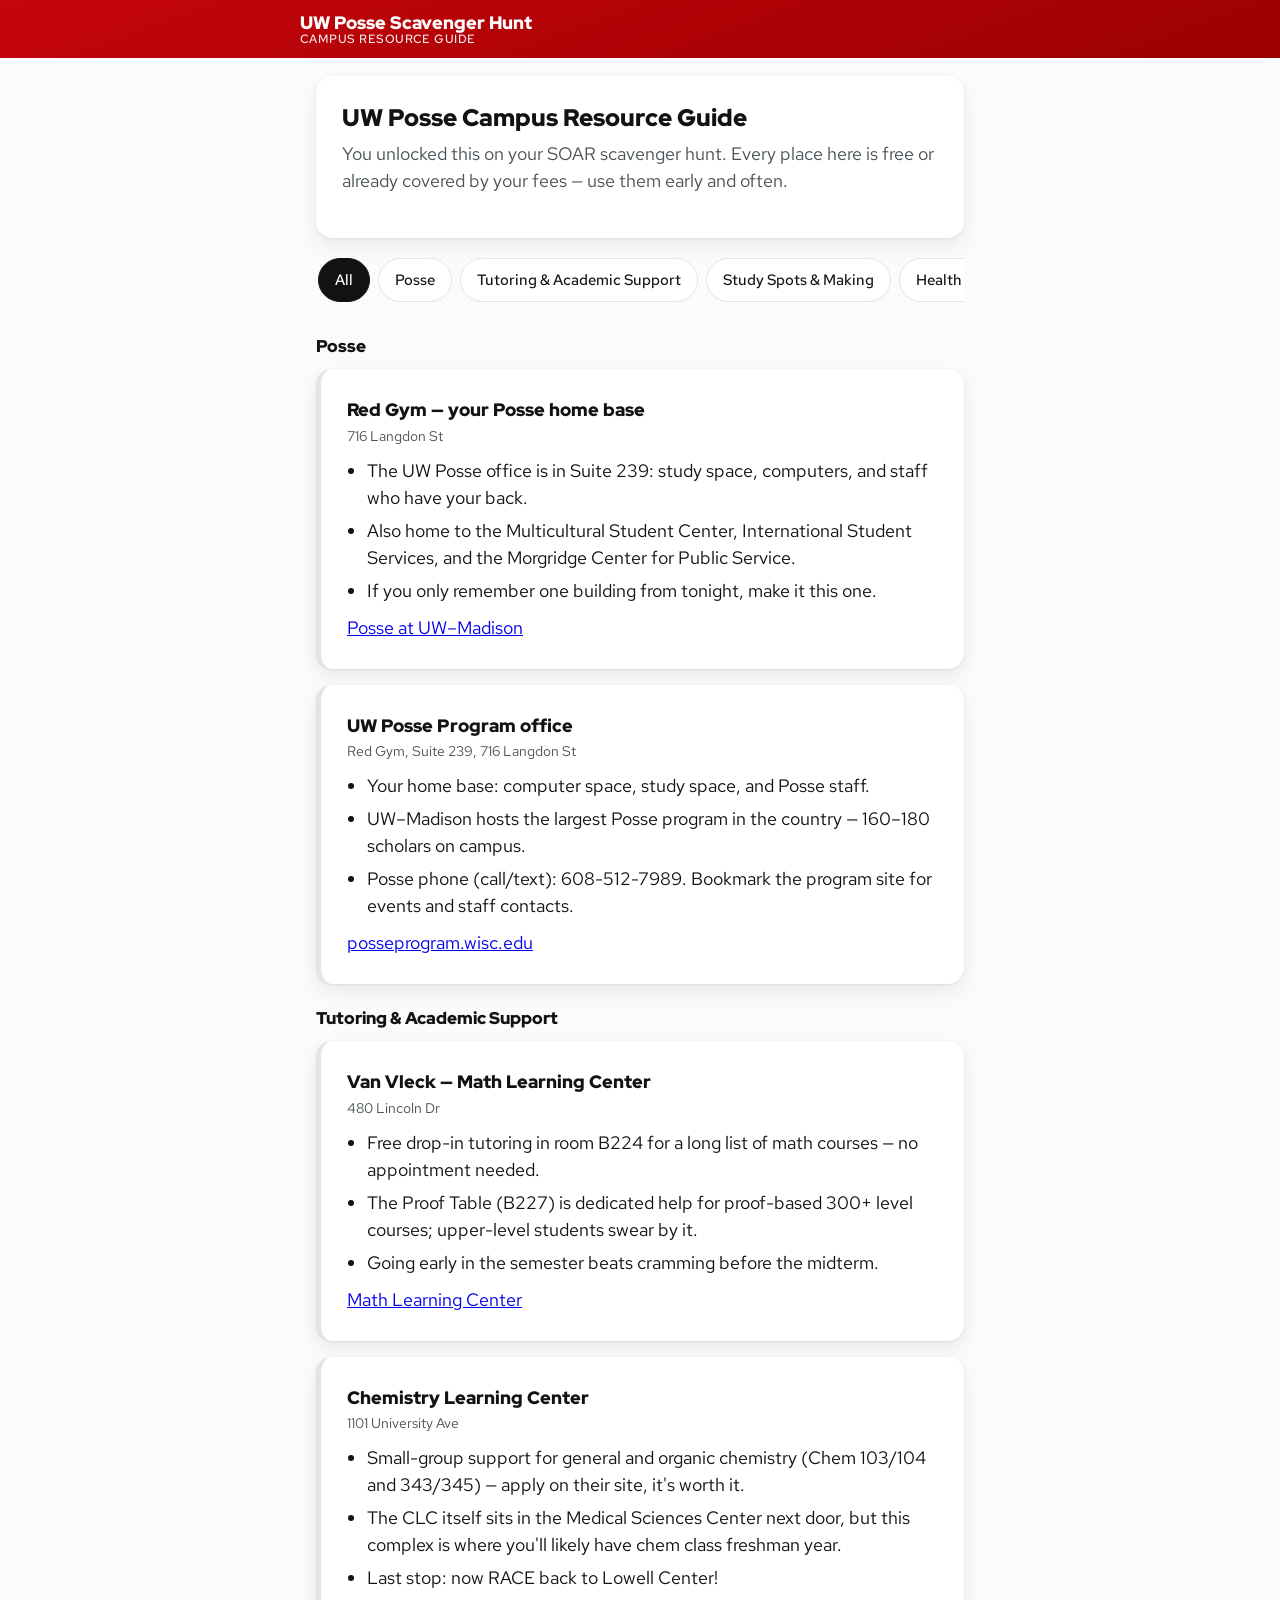
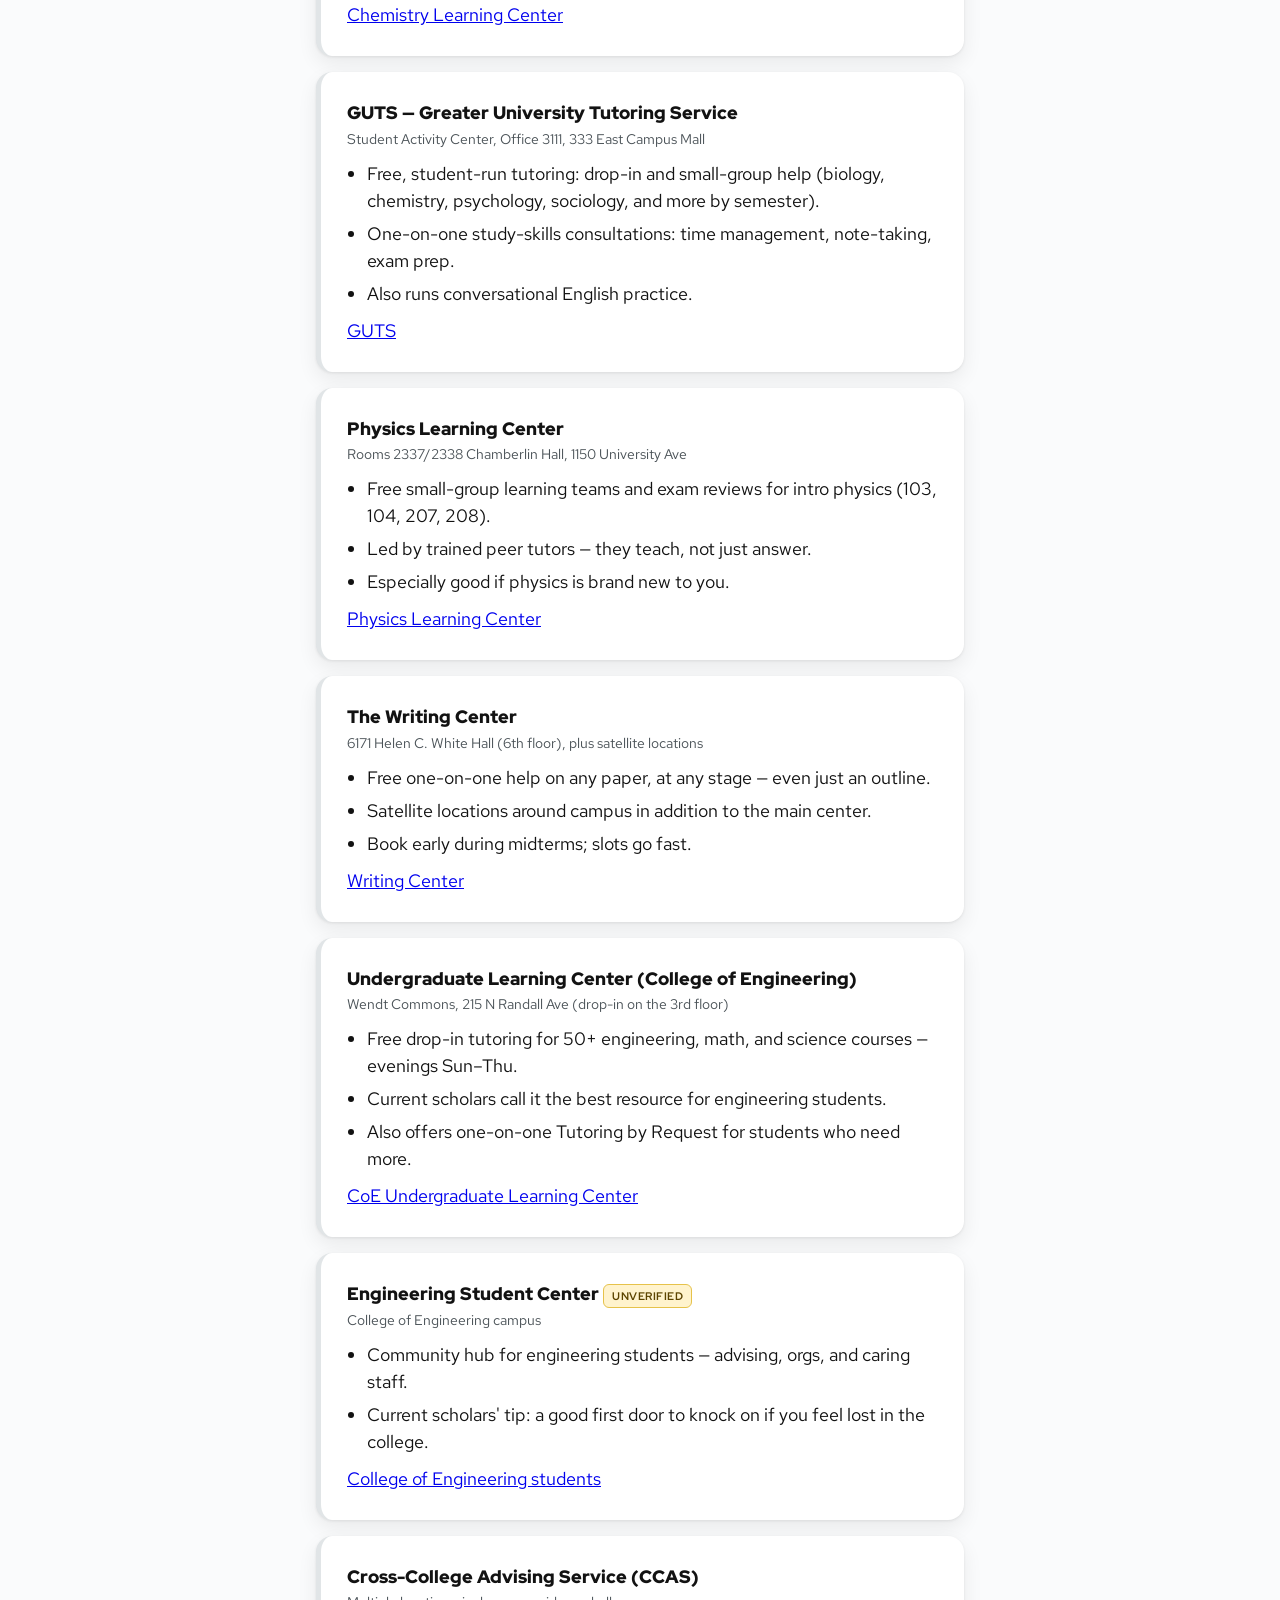
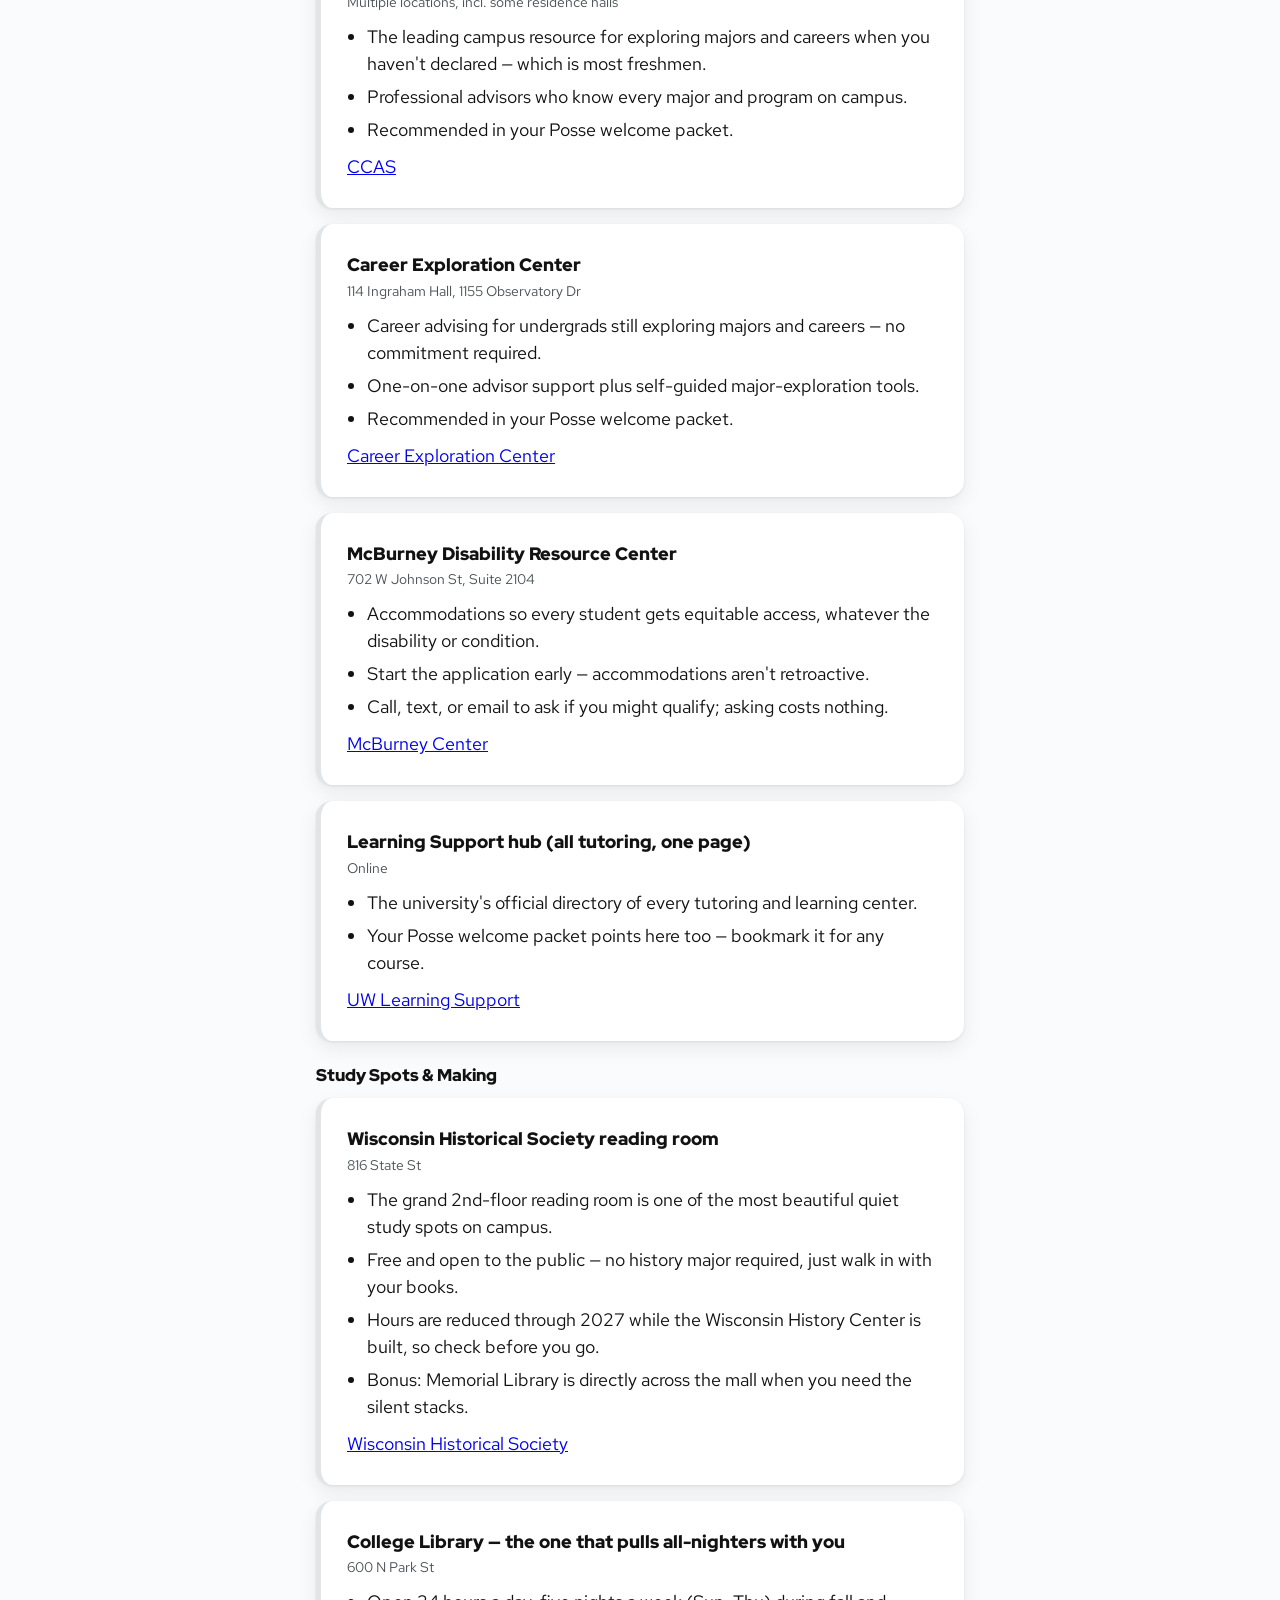
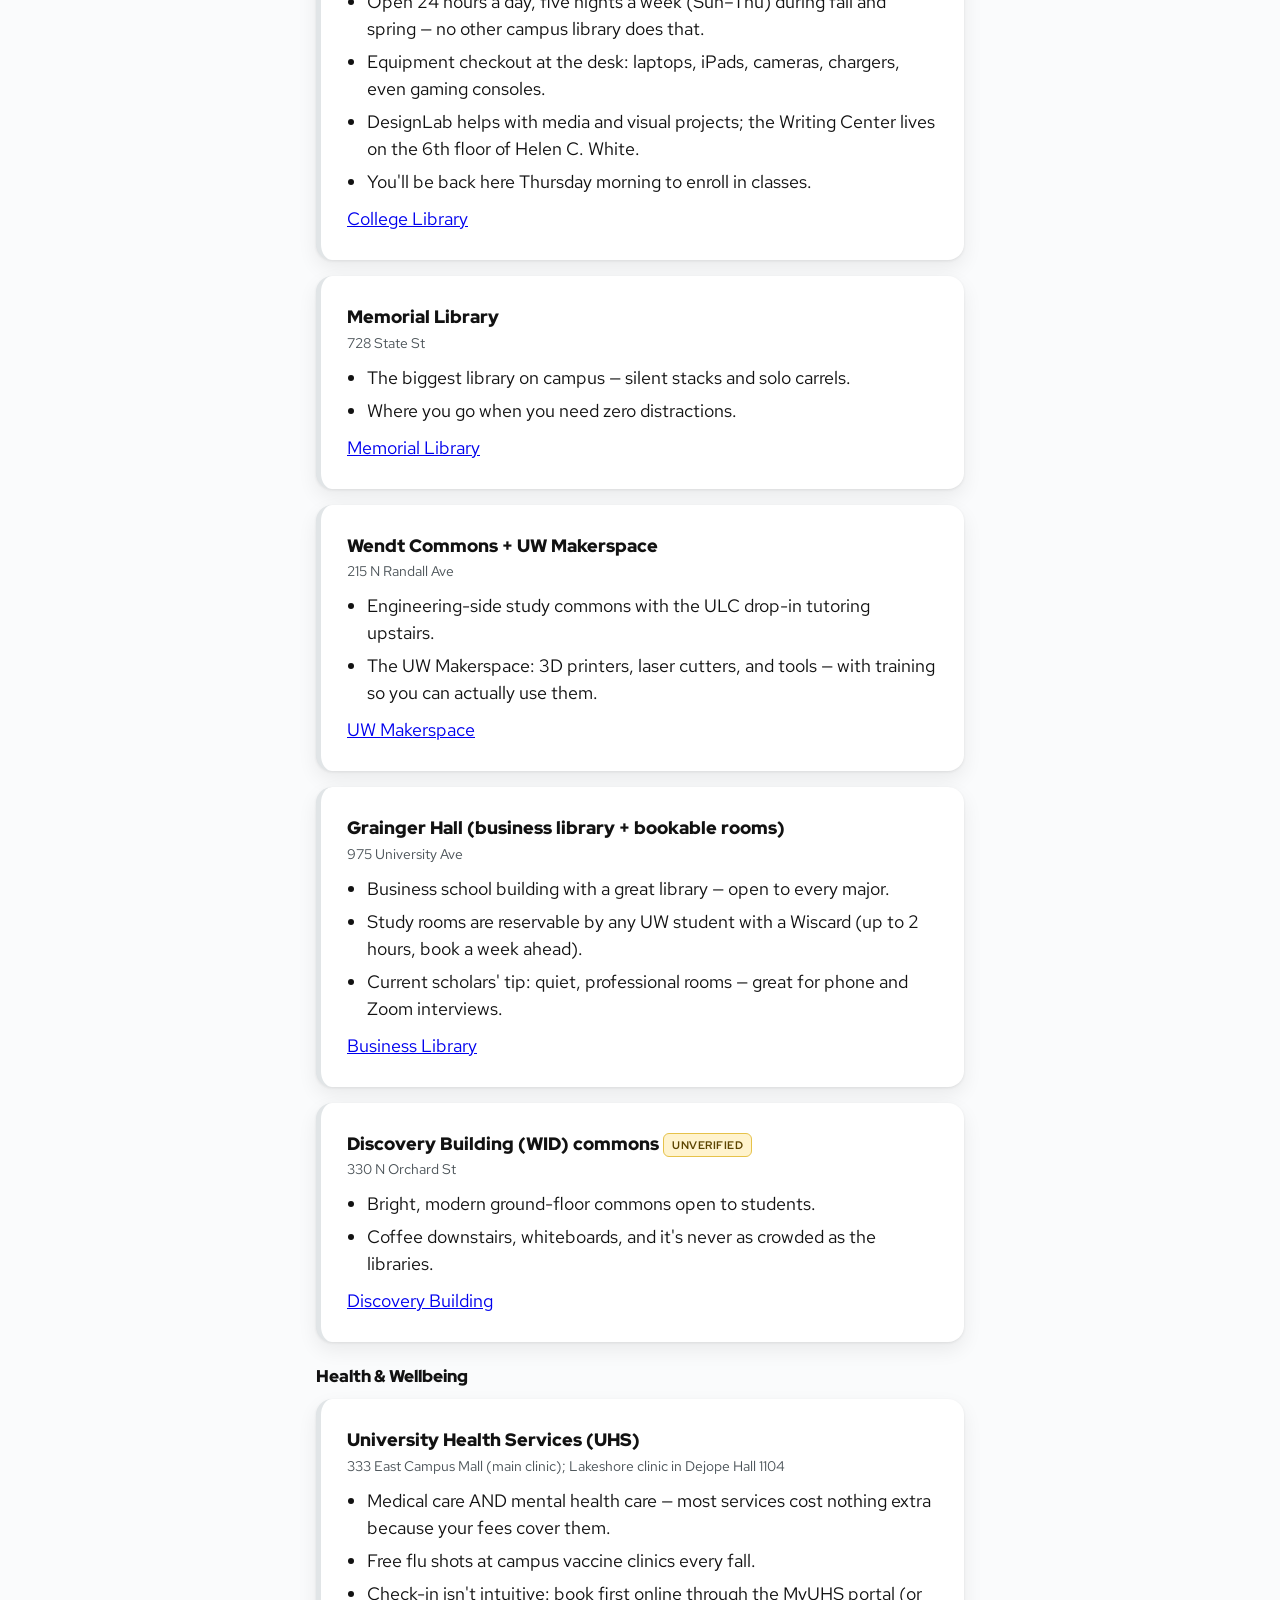
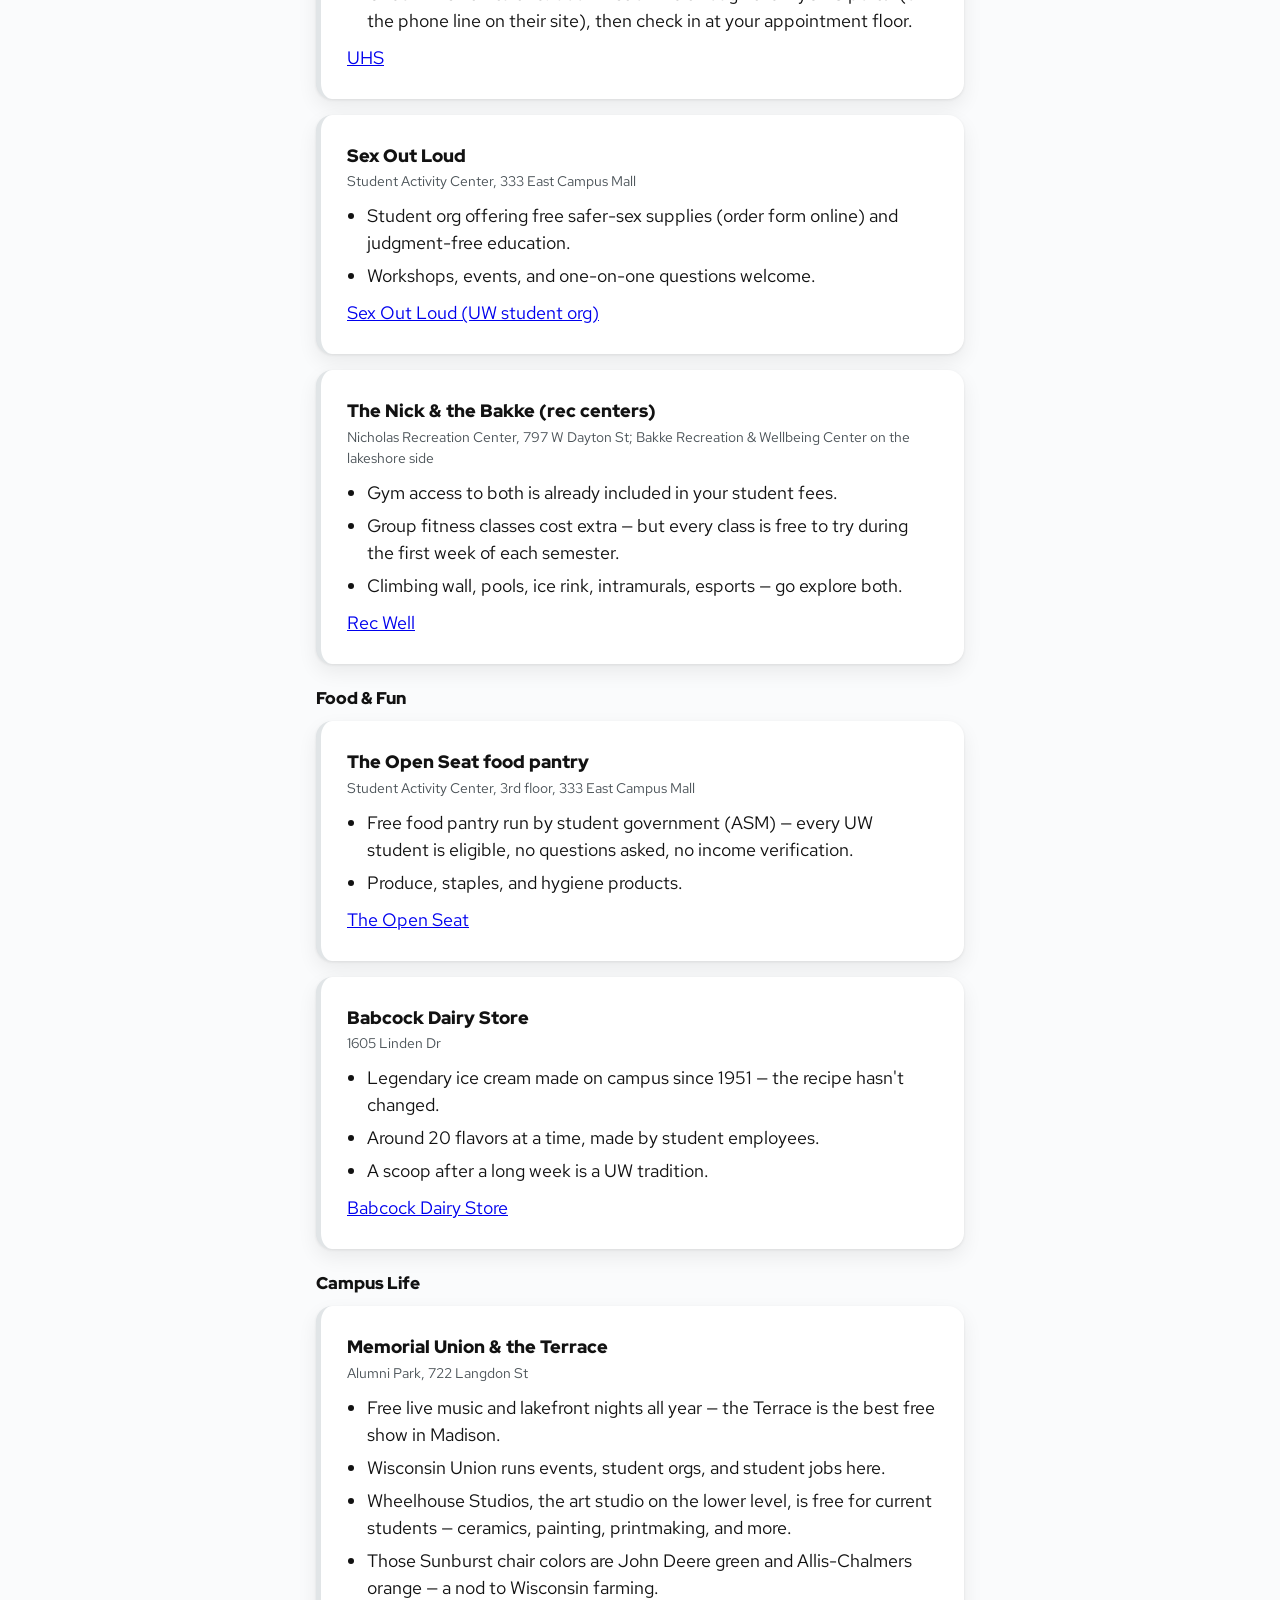
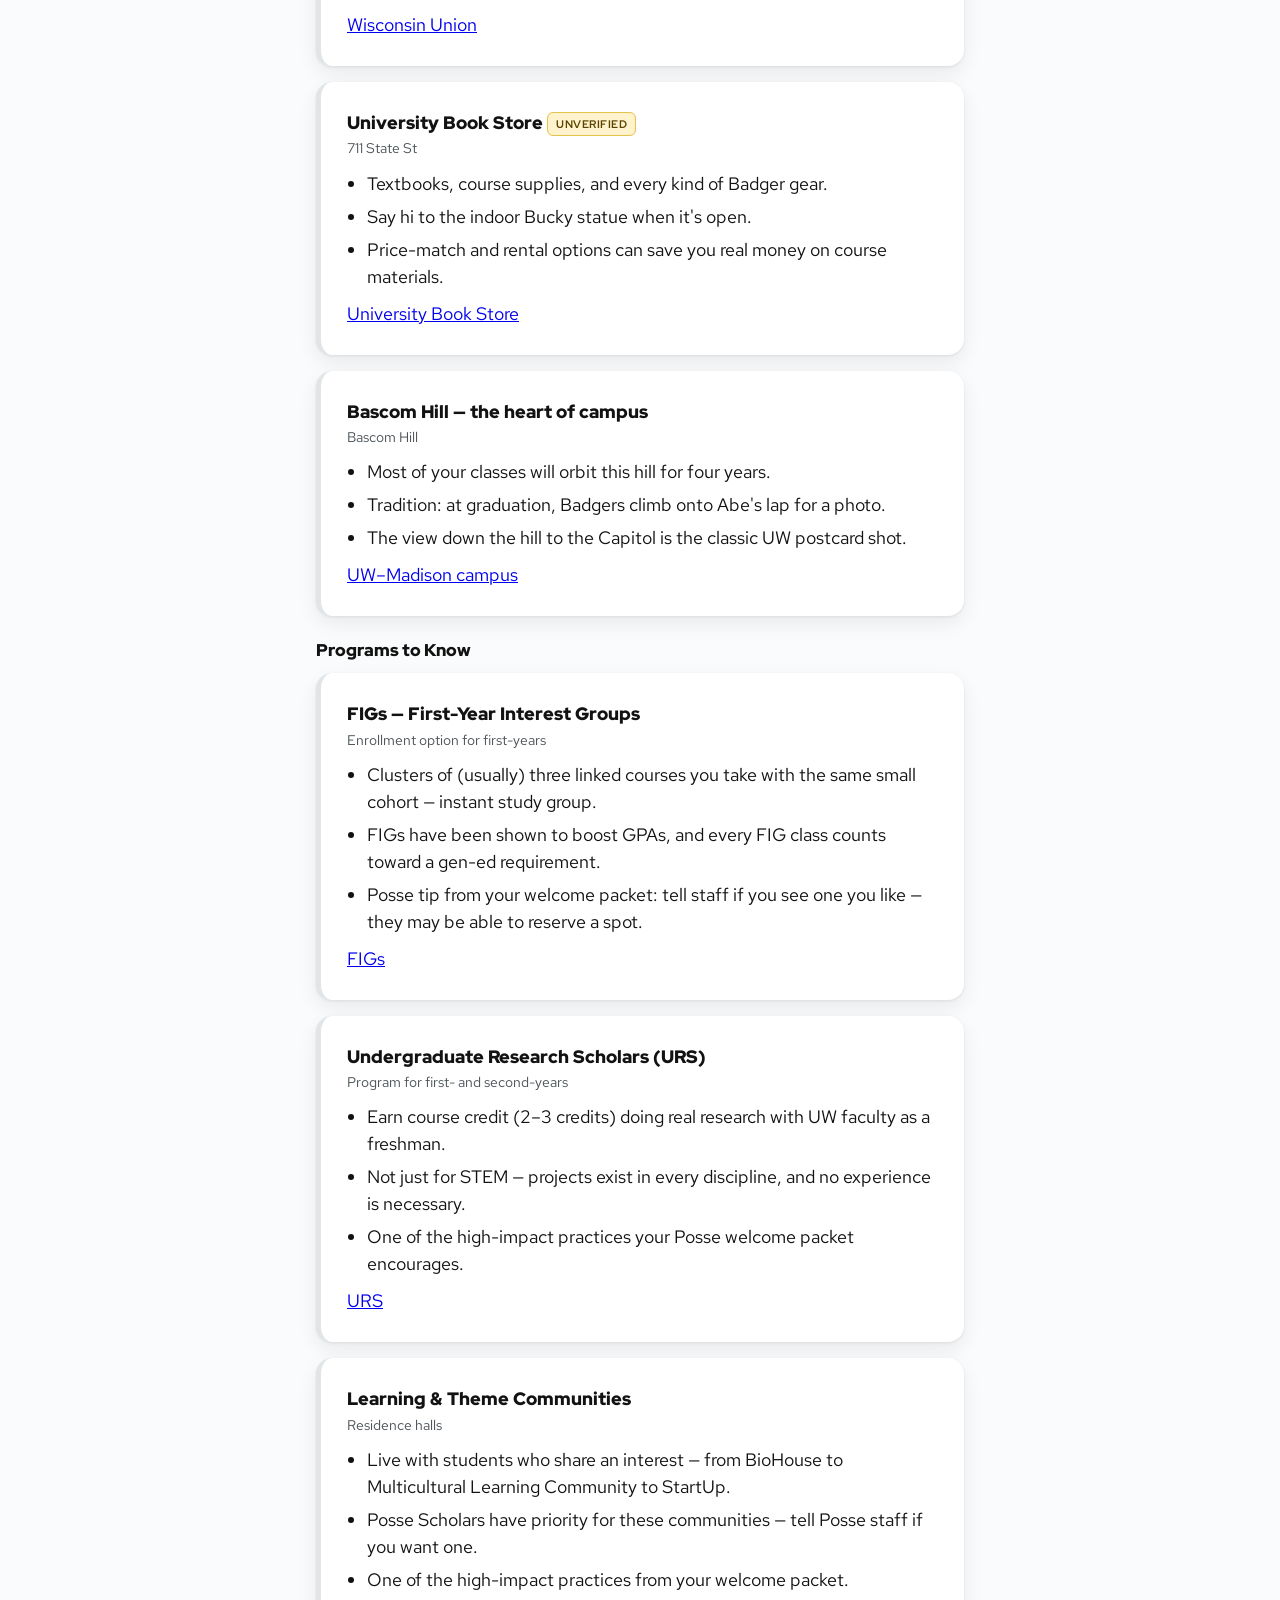
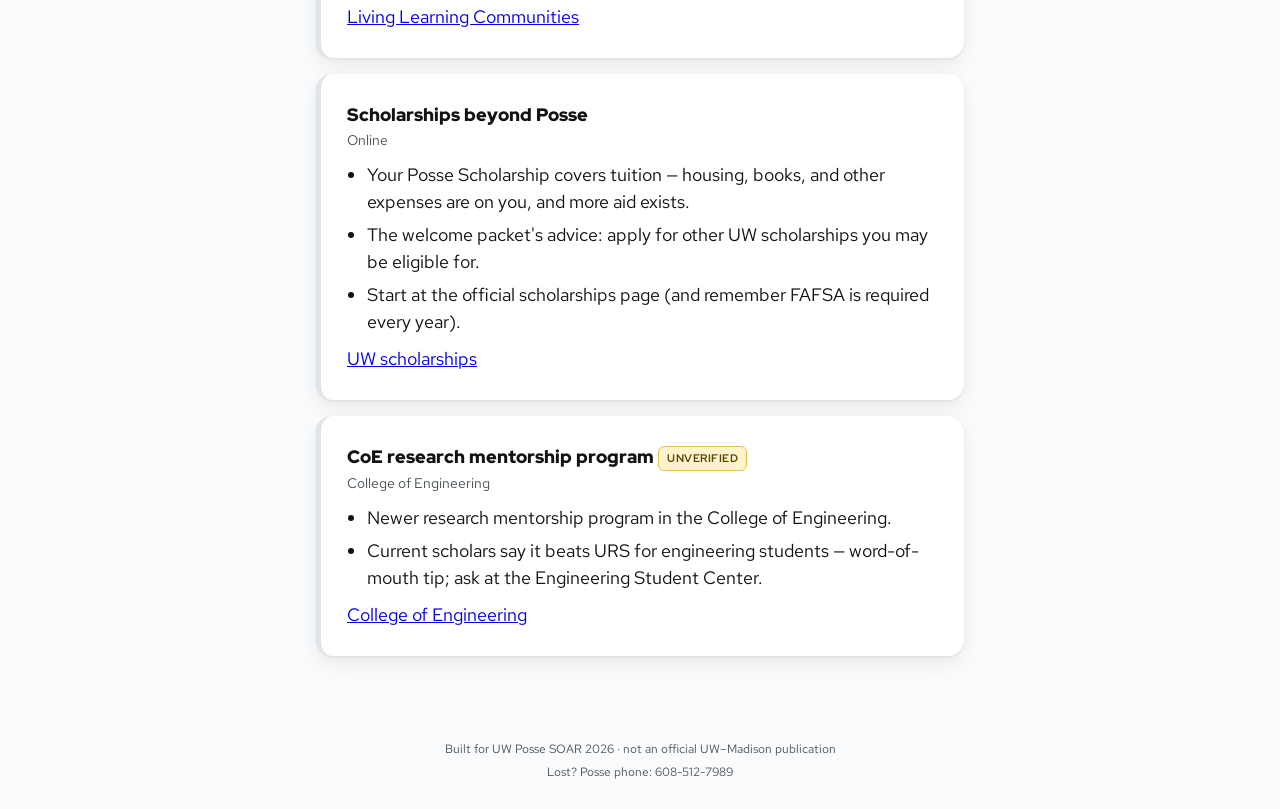
<file: index.html>
<!DOCTYPE html>
<html lang="en">
<head>
  <meta charset="UTF-8" />
  <meta name="viewport" content="width=device-width, initial-scale=1, viewport-fit=cover" />
  <meta name="theme-color" content="#C5050C" />
  <meta name="description" content="UW Posse SOAR 2026 scavenger hunt and campus resource guide." />

  <title>UW Posse Scavenger Hunt</title>

  <!-- Fonts load async; the app is fully functional on system fonts if these never arrive -->
  <link rel="preconnect" href="https://fonts.googleapis.com" />
  <link rel="preconnect" href="https://fonts.gstatic.com" crossorigin />
  <link
    href="https://fonts.googleapis.com/css2?family=Red+Hat+Display:wght@700;900&family=Red+Hat+Text:wght@400;500;700&display=swap"
    rel="stylesheet"
  />

  <link rel="stylesheet" href="css/styles.css" />
</head>
<body>
  <header class="site-header">
    <div class="header-row">
      <h1 class="header-title">UW Posse Scavenger Hunt
        <small id="header-subtitle">SOAR 2026</small>
      </h1>
      <div class="header-right">
        <span class="team-chip" id="team-chip" style="display:none"></span>
        <button class="rules-link" id="rules-link">Rules</button>
      </div>
    </div>
    <div class="timer-strip" id="timer-strip" style="display:none">
      <span id="timer-stop-label"></span>
      <span class="clock" id="timer-clock">0:00</span>
    </div>
  </header>

  <!-- Heat safety: persistent on every screen. Do not remove. -->
  <div class="heat-banner" role="note">
    <div class="inner">
      <strong>It’s HOT out.</strong> Drink water and take shade breaks — pausing never
      costs you the win. Feeling off? Stop and call the Posse phone:
      <a href="tel:6085127989">608-512-7989</a>
    </div>
  </div>

  <main class="container" id="app">
    <!-- screens render here; JS is required, and that's fine for this event -->
    <noscript>
      <div class="status-msg">This app needs JavaScript. Ask staff for a paper clue
      sheet, or call the Posse phone: 608-512-7989.</div>
    </noscript>
  </main>

  <footer class="site-footer" id="site-footer">
    <p class="foot-line">Built for UW Posse SOAR 2026 · not an official UW–Madison publication</p>
    <p class="foot-line">Lost? Posse phone: 608-512-7989</p>
  </footer>

  <script src="js/config.js"></script>
  <script src="js/app.js"></script>
</body>
</html>
</file>
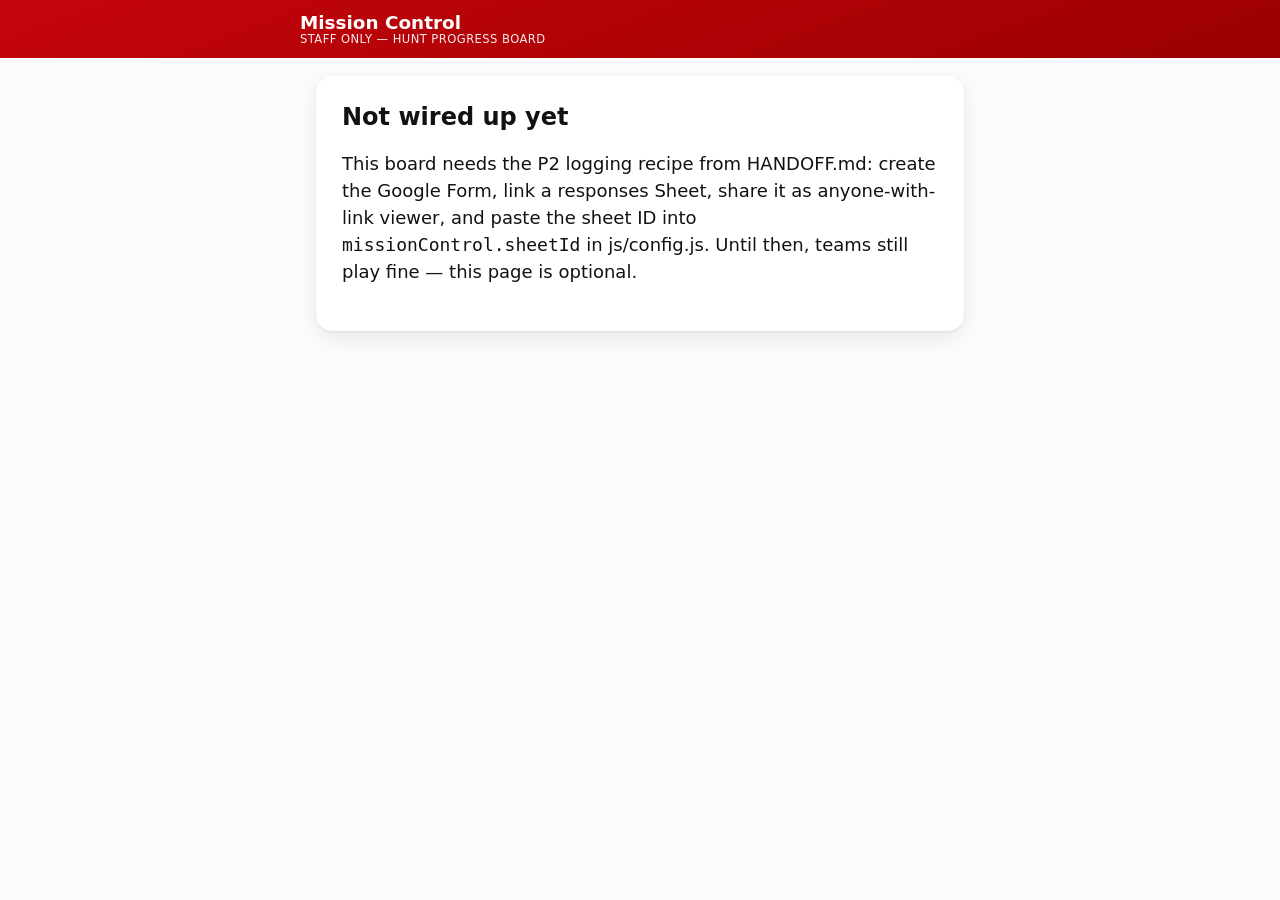
<file: mission-control.html>
<!DOCTYPE html>
<html lang="en">
<head>
  <meta charset="UTF-8" />
  <meta name="viewport" content="width=device-width, initial-scale=1" />
  <title>Hunt Mission Control</title>
  <link rel="stylesheet" href="css/styles.css" />
  <style>
    /* Staff-only page. Reads the Google Form responses sheet via the public
       gviz endpoint. Requires config.logging enabled + missionControl.sheetId,
       and the responses sheet shared as "anyone with the link: viewer". */
    .mc-board { max-width: 680px; margin: 0 auto; padding: 18px 16px 40px; }
    .mc-row {
      background: var(--white); border-radius: var(--radius-sm);
      box-shadow: var(--shadow-sm); padding: 16px; margin-bottom: 12px;
      border-left: 6px solid var(--row-accent, var(--gray));
    }
    .mc-row h3 { font-family: var(--font-head); font-weight: 900; margin: 0 0 6px; }
    .mc-meta { color: var(--muted); font-size: .85rem; margin: 6px 0 0; }
    .mc-dots { display: flex; gap: 6px; margin-top: 8px; }
    .mc-dot {
      width: 22px; height: 22px; border-radius: 50%;
      border: 2.5px solid var(--gray); background: var(--white);
      font-size: .65rem; display: flex; align-items: center; justify-content: center;
      font-family: var(--font-head); font-weight: 700; color: var(--muted);
    }
    .mc-dot.done { background: var(--row-accent); border-color: var(--row-accent); color: #fff; }
    .mc-status { text-align: center; color: var(--muted); font-size: .85rem; padding: 10px; }
  </style>
</head>
<body>
  <header class="site-header">
    <div class="header-row">
      <h1 class="header-title">Mission Control<small>staff only — hunt progress board</small></h1>
    </div>
  </header>

  <main class="mc-board" id="board">
    <p class="mc-status" id="status">Loading…</p>
  </main>

  <script src="js/config.js"></script>
  <script>
  (function () {
    "use strict";
    var C = window.HUNT_CONFIG;
    var board = document.getElementById("board");
    var TOTAL = C.stops.length;

    function esc(s) {
      return String(s).replace(/&/g, "&amp;").replace(/</g, "&lt;").replace(/>/g, "&gt;");
    }

    if (!C.missionControl || !C.missionControl.sheetId) {
      board.innerHTML =
        '<div class="card"><h2 class="screen-title">Not wired up yet</h2>' +
        "<p>This board needs the P2 logging recipe from HANDOFF.md: create the Google Form, " +
        "link a responses Sheet, share it as anyone-with-link viewer, and paste the sheet ID into " +
        "<code>missionControl.sheetId</code> in js/config.js. Until then, teams still play fine — " +
        "this page is optional.</p></div>";
      return;
    }

    var GVIZ = "https://docs.google.com/spreadsheets/d/" + C.missionControl.sheetId +
               "/gviz/tq?tqx=out:json";

    function cityName(id) {
      for (var i = 0; i < C.cities.length; i++) if (C.cities[i].id === id) return C.cities[i].name;
      return id;
    }
    function cityAccent(id) {
      for (var i = 0; i < C.cities.length; i++) if (C.cities[i].id === id) return C.cities[i].accent;
      return "#888";
    }

    function fmtElapsed(sec) {
      sec = parseInt(sec, 10) || 0;
      var m = Math.floor(sec / 60), s = sec % 60;
      return m + ":" + (s < 10 ? "0" : "") + s;
    }

    function render(rowsByCity, note) {
      var html = "";
      for (var i = 0; i < C.cities.length; i++) {
        var city = C.cities[i];
        var info = rowsByCity[city.id] || { solves: 0, photos: 0, lastEvent: "no data yet", elapsed: null, finished: false };
        var dots = "";
        for (var d = 1; d <= TOTAL; d++) {
          dots += '<span class="mc-dot' + (d <= info.solves ? " done" : "") + '">' + d + "</span>";
        }
        html +=
          '<div class="mc-row" style="--row-accent:' + city.accent + '">' +
            "<h3>Team " + esc(city.name) + (info.finished ? " — FINISHED" : "") + "</h3>" +
            '<div class="mc-dots">' + dots + "</div>" +
            '<p class="mc-meta">Last event: ' + esc(info.lastEvent) +
              " · photos " + (info.photos || 0) +
              (info.elapsed !== null ? " · elapsed " + fmtElapsed(info.elapsed) : "") + "</p>" +
          "</div>";
      }
      html += '<p class="mc-status">' + esc(note) + "</p>";
      board.innerHTML = html;
    }

    function poll() {
      fetch(GVIZ, { cache: "no-store" })
        .then(function (r) { return r.text(); })
        .then(function (text) {
          // gviz wraps JSON in setResponse(...); strip it.
          var json = JSON.parse(text.replace(/^[\s\S]*?setResponse\(/, "").replace(/\);?\s*$/, ""));
          var rows = (json.table && json.table.rows) || [];
          var byCity = {};
          for (var r = 0; r < rows.length; r++) {
            var cells = rows[r].c || [];
            // Columns: 0 timestamp, then form fields in creation order:
            // 1 city, 2 stop, 3 event, 4 elapsedSeconds (see HANDOFF.md)
            var city = cells[1] && cells[1].v;
            var stop = cells[2] && cells[2].v;
            var ev = cells[3] && cells[3].v;
            var elapsed = cells[4] && cells[4].v;
            if (!city) continue;
            var info = byCity[city] || { solves: 0, photos: 0, lastEvent: "-", elapsed: null, finished: false };
            if (ev === "solve" || ev === "reveal") info.solves++;
            if (ev === "photo_confirmed") info.photos = (info.photos || 0) + 1;
            if (ev === "finish") { info.finished = true; info.solves = TOTAL; }
            info.lastEvent = String(ev) + " @ " + String(stop);
            info.elapsed = elapsed;
            byCity[city] = info;
          }
          render(byCity, "Updated " + new Date().toLocaleTimeString() +
                 " — refreshes every " + (C.missionControl.pollSeconds || 30) + "s");
        })
        .catch(function () {
          render({}, "Couldn't reach the sheet — retrying. Check sharing is 'anyone with link: viewer'.");
        });
    }

    poll();
    setInterval(poll, (C.missionControl.pollSeconds || 30) * 1000);
  })();
  </script>
</body>
</html>
</file>
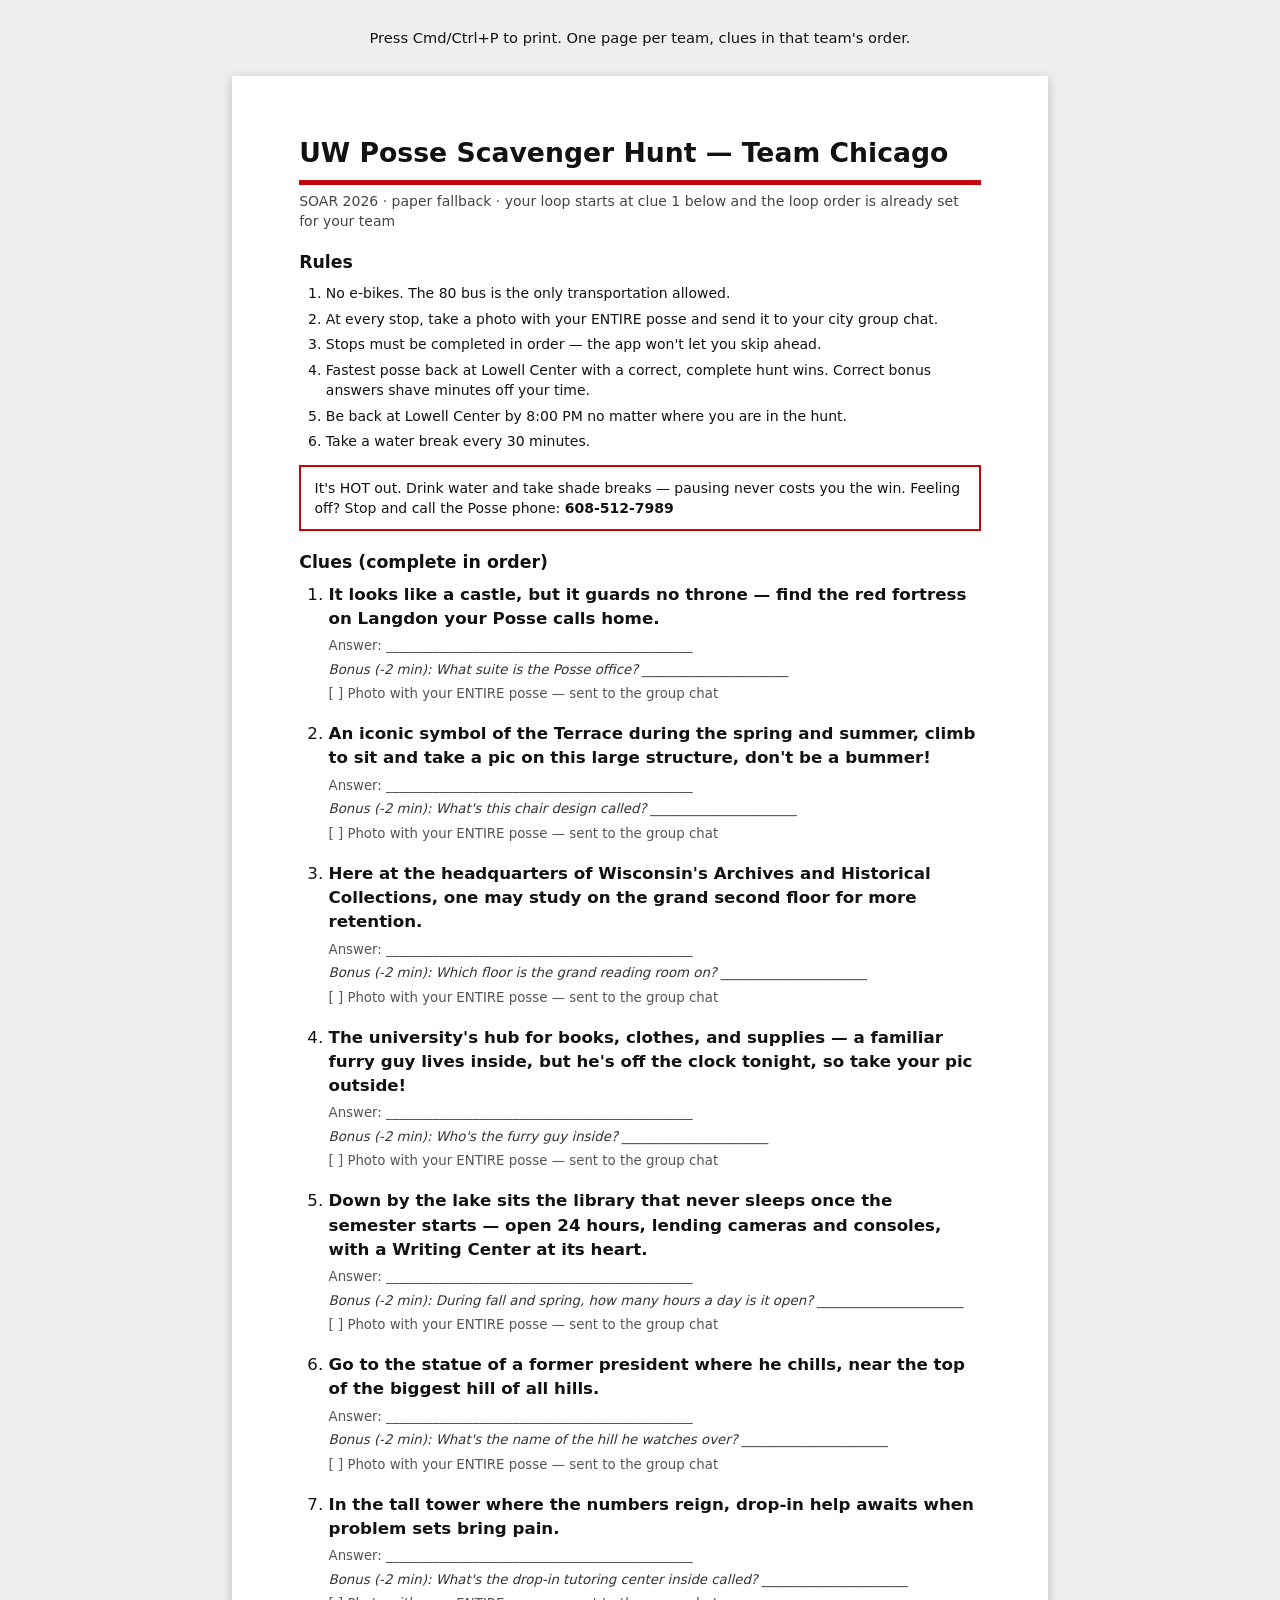
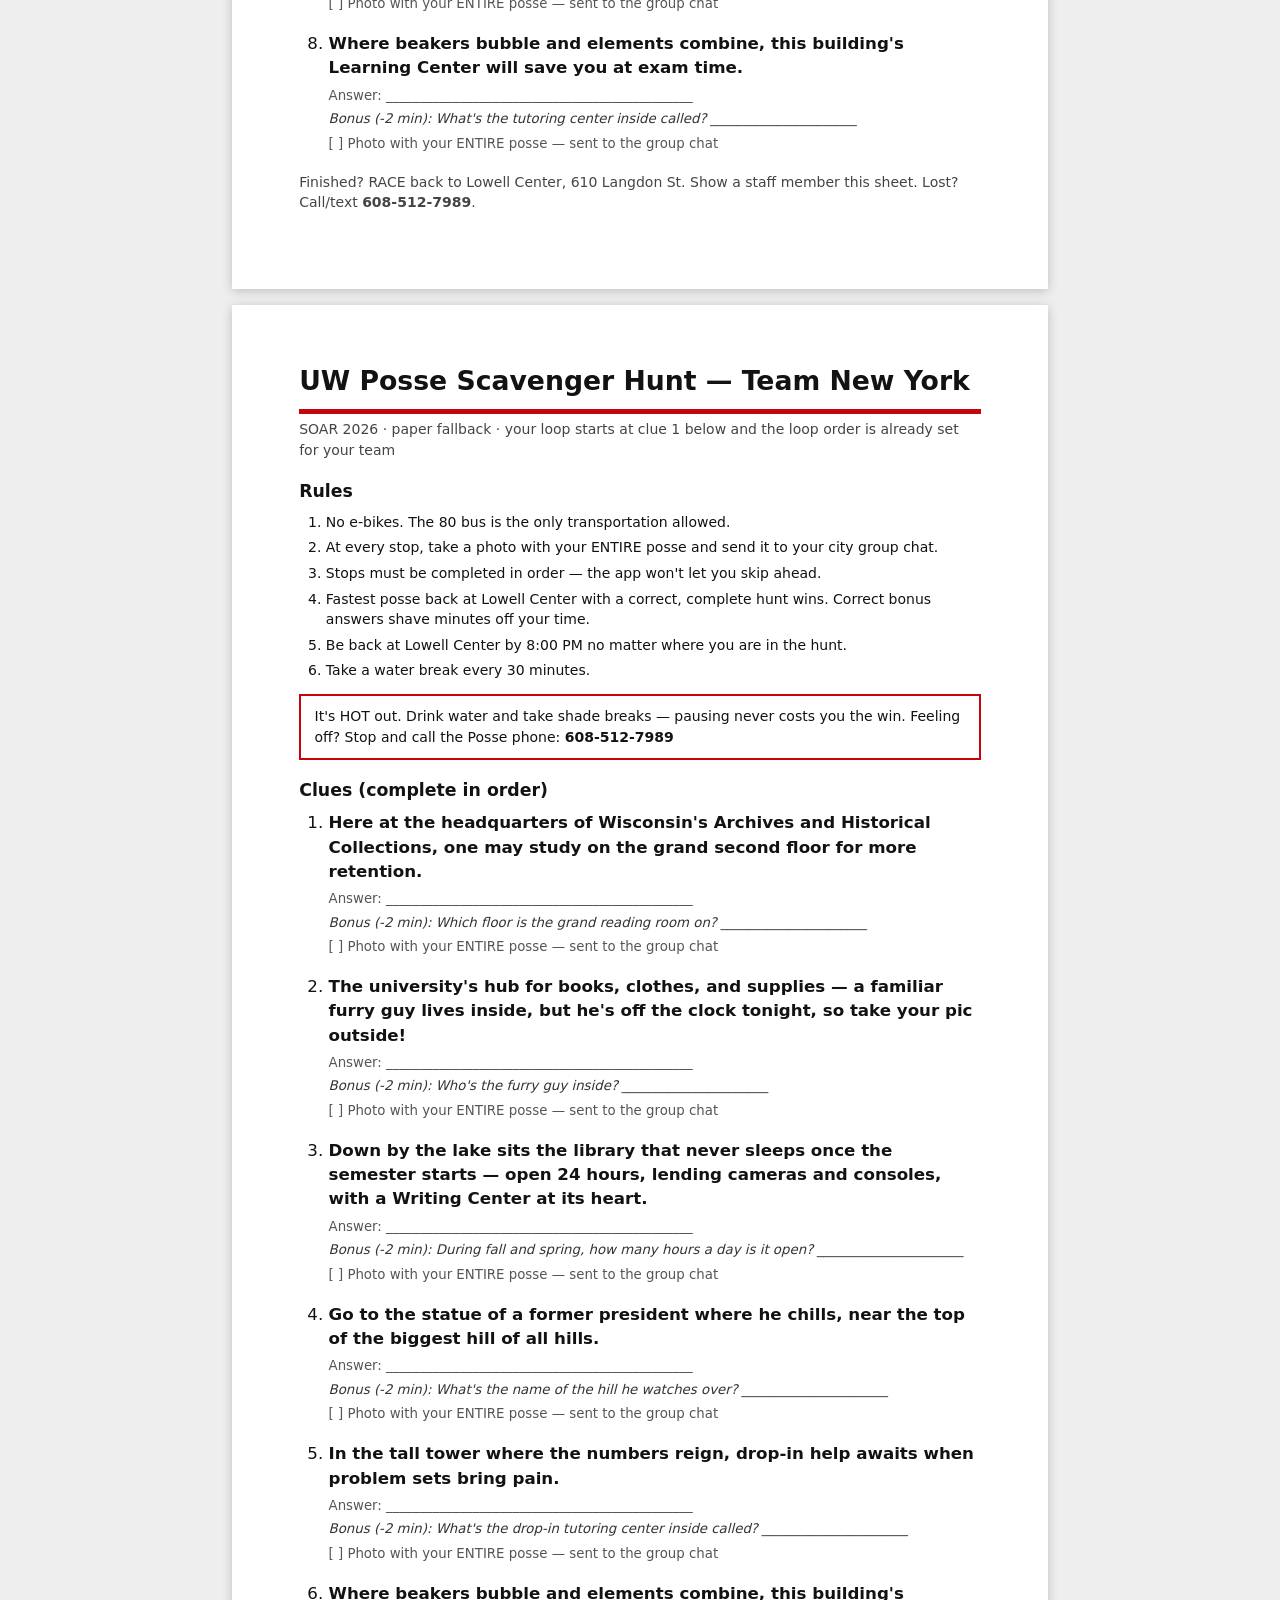
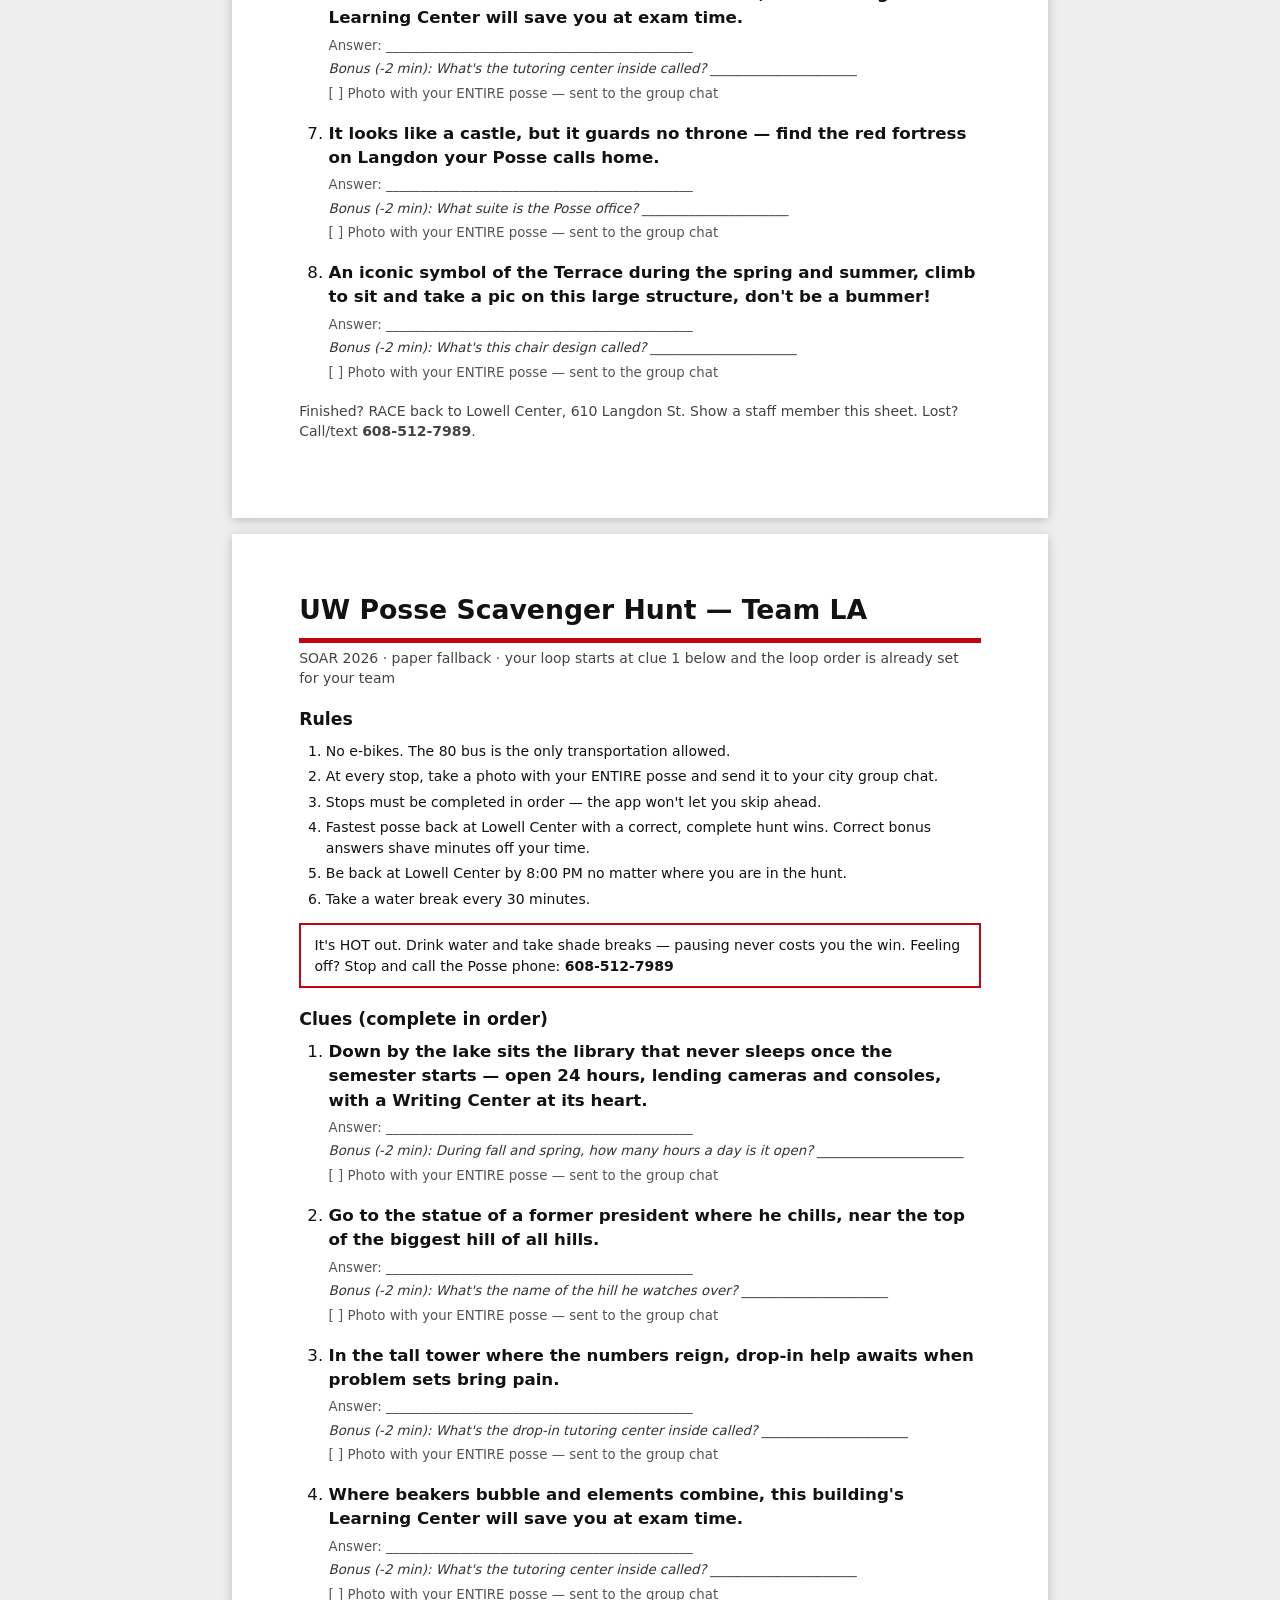
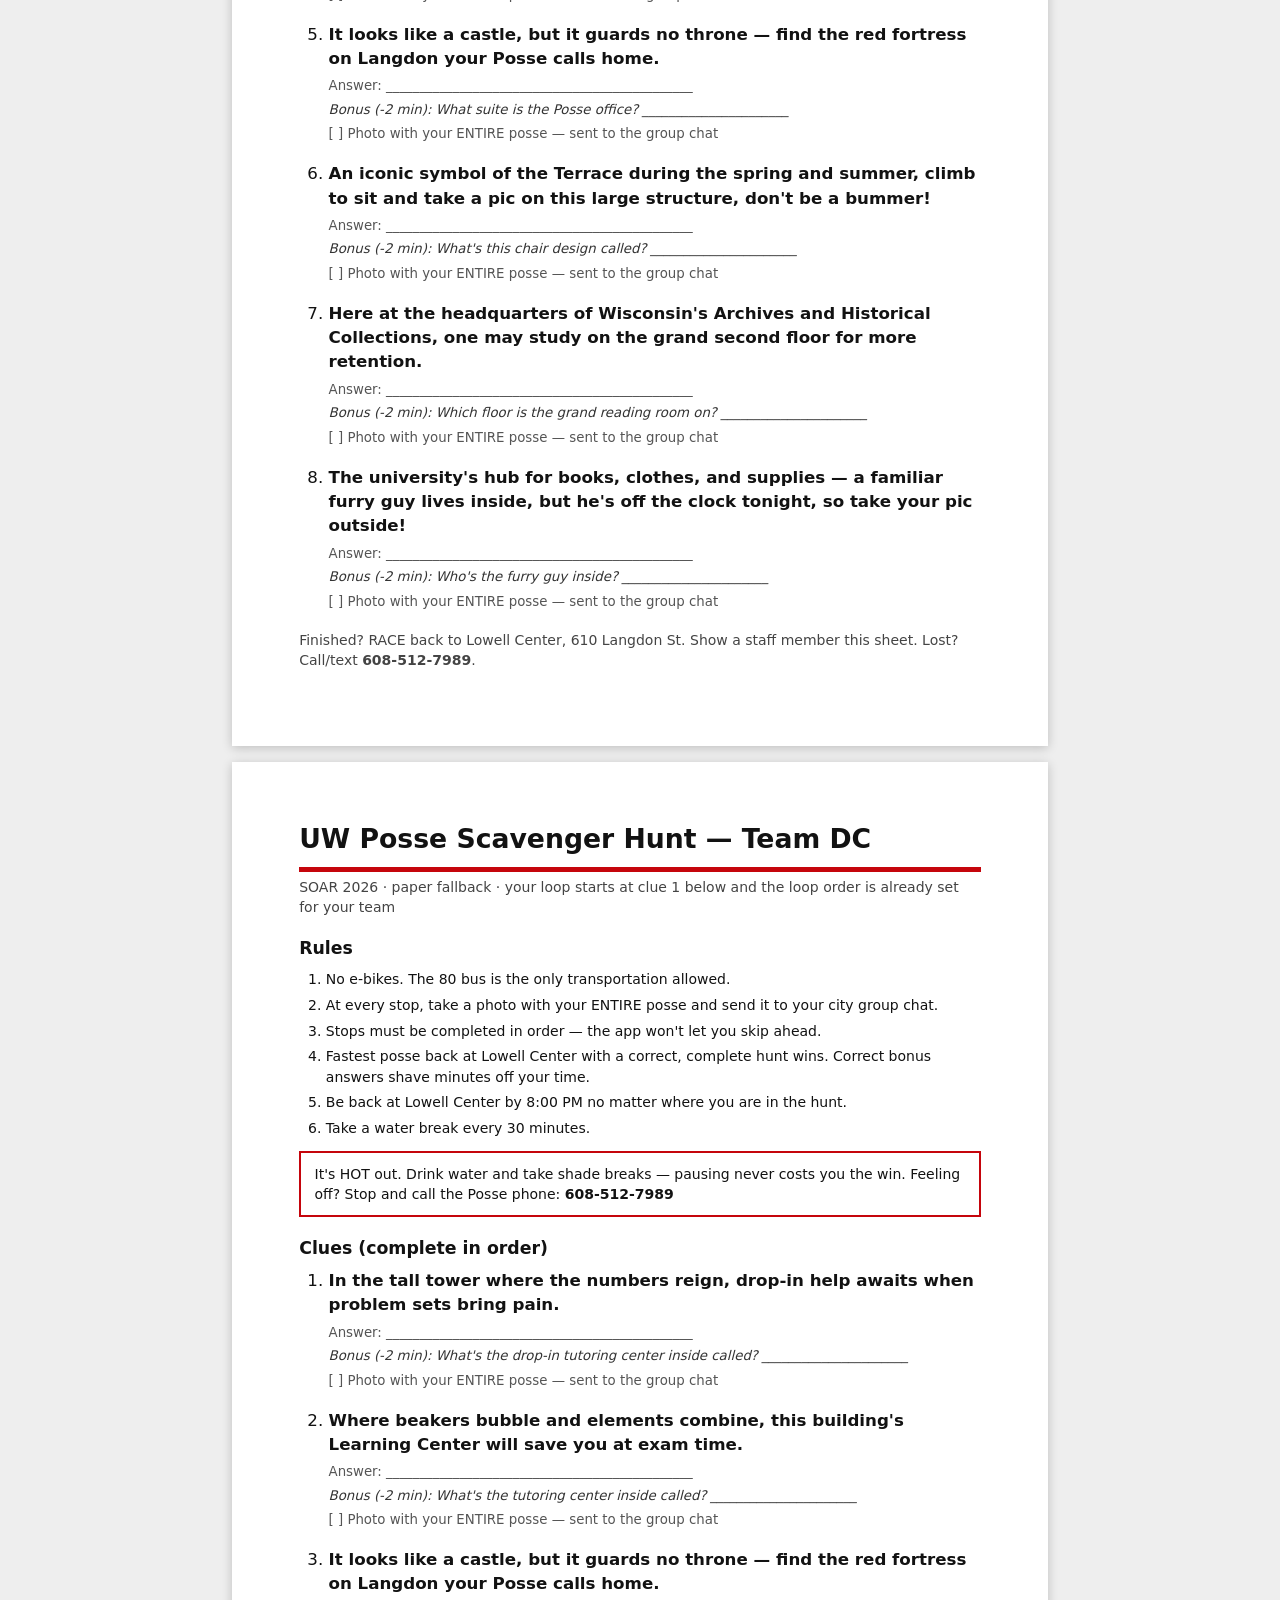
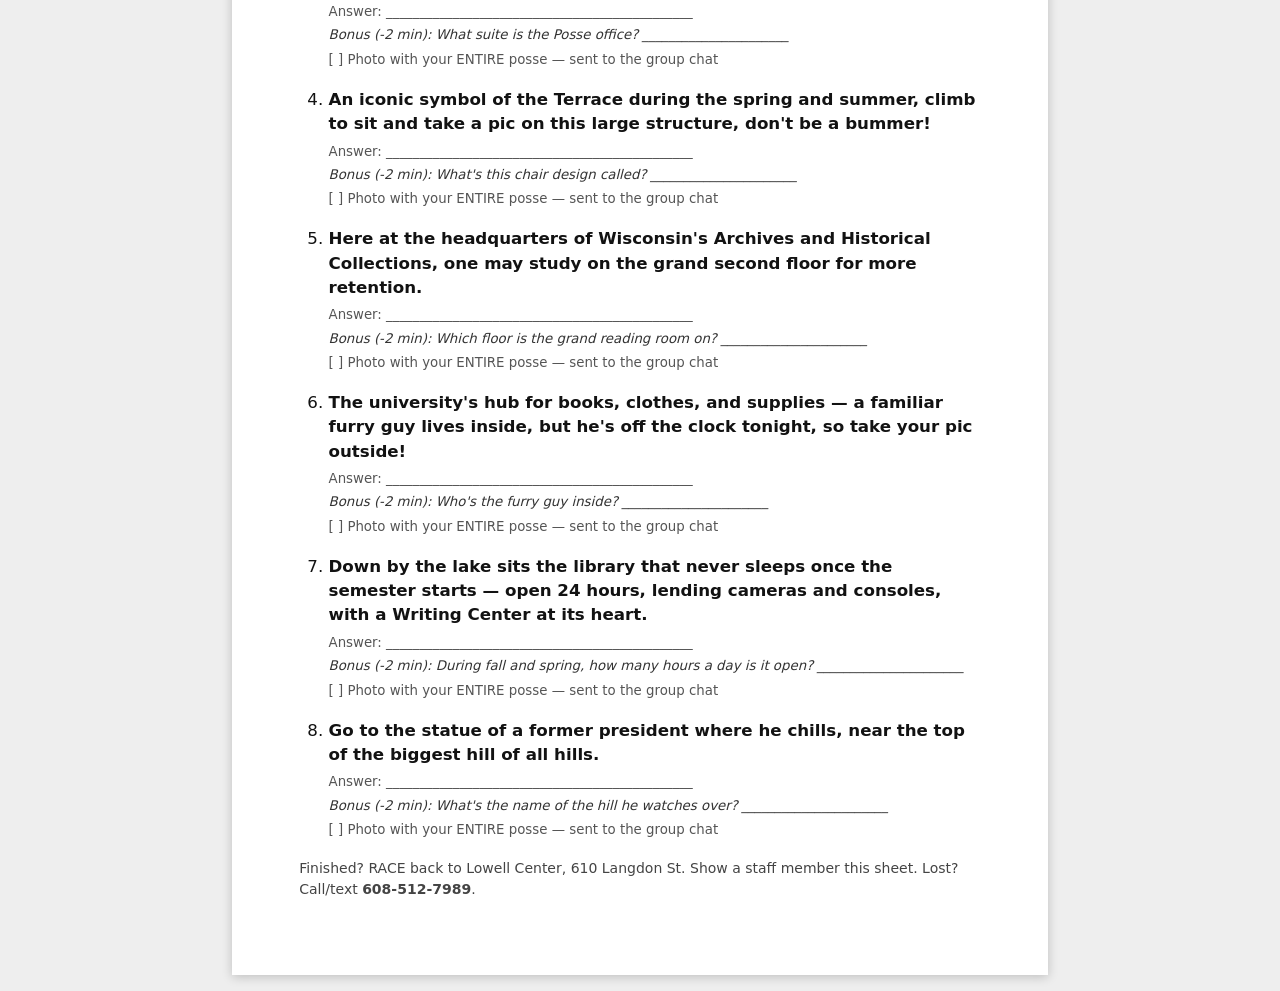
<file: print.html>
<!DOCTYPE html>
<html lang="en">
<head>
  <meta charset="UTF-8" />
  <meta name="viewport" content="width=device-width, initial-scale=1" />
  <title>Hunt Clue Sheets (print fallback)</title>
  <style>
    /* Paper fallback: open this page and hit Print. One sheet per city, in
       that city's visit order, plus the rules. If phones die on Tuesday,
       this is the hunt. */
    * { box-sizing: border-box; }
    body {
      font-family: "Red Hat Text", system-ui, -apple-system, "Segoe UI", Roboto, sans-serif;
      color: #121212; margin: 0; font-size: 12.5pt; line-height: 1.45;
    }
    .sheet { padding: 0.6in 0.7in; page-break-after: always; }
    .sheet:last-child { page-break-after: auto; }
    h1 {
      font-size: 20pt; margin: 0 0 2pt;
      border-bottom: 4pt solid #C5050C; padding-bottom: 6pt;
    }
    .sub { color: #444; margin: 4pt 0 14pt; font-size: 10.5pt; }
    h2 { font-size: 13pt; margin: 14pt 0 6pt; }
    ol.rules { margin: 0 0 10pt; padding-left: 20pt; font-size: 10.5pt; }
    ol.rules li { margin-bottom: 4pt; }
    .heat {
      border: 2pt solid #C5050C; padding: 8pt 10pt; font-size: 10.5pt;
      margin: 8pt 0 14pt; font-weight: 500;
    }
    ol.clues { margin: 0; padding-left: 22pt; }
    ol.clues li { margin-bottom: 14pt; }
    .clue-text { font-weight: 700; }
    .answer-line { color: #555; font-size: 10pt; margin-top: 4pt; }
    .bonus { color: #333; font-size: 10pt; margin-top: 3pt; font-style: italic; }
    .phone { font-weight: 700; }
    @media screen {
      body { background: #eee; }
      .sheet { background: #fff; max-width: 8.5in; margin: 16px auto; box-shadow: 0 2px 10px rgba(0,0,0,.2); }
      .print-hint { text-align:center; padding: 12px; font-size: 11pt; }
    }
    @media print { .print-hint { display: none; } }
  </style>
</head>
<body>
  <p class="print-hint">Press Cmd/Ctrl+P to print. One page per team, clues in that team's order.</p>
  <div id="sheets"></div>

  <script src="js/config.js"></script>
  <script>
  (function () {
    "use strict";
    var C = window.HUNT_CONFIG;
    function esc(s) {
      return String(s).replace(/&/g, "&amp;").replace(/</g, "&lt;").replace(/>/g, "&gt;");
    }
    var rules = "";
    for (var r = 0; r < C.rules.length; r++) rules += "<li>" + esc(C.rules[r]) + "</li>";
    if (C.hydration && C.hydration.enabled) {
      rules += "<li>Take a water break every " + C.hydration.intervalMinutes + " minutes.</li>";
    }

    var html = "";
    for (var c = 0; c < C.cities.length; c++) {
      var city = C.cities[c];
      var clues = "";
      for (var leg = 0; leg < C.stops.length; leg++) {
        var stop = C.stops[(city.startOffset + leg) % C.stops.length];
        clues +=
          "<li>" +
            '<div class="clue-text">' + esc(stop.clue) + "</div>" +
            '<div class="answer-line">Answer: ______________________________________________</div>' +
            (stop.bonus ? '<div class="bonus">Bonus (-' + C.bonusMinutes + ' min): ' + esc(stop.bonus.question) +
              " ______________________</div>" : "") +
            '<div class="answer-line">[ ] Photo with your ENTIRE posse — sent to the group chat</div>' +
          "</li>";
      }
      html +=
        '<div class="sheet">' +
          "<h1>" + esc(C.event.title) + " — Team " + esc(city.name) + "</h1>" +
          '<p class="sub">' + esc(C.event.subtitle) + " · paper fallback · your loop starts at clue 1 below and the loop order is already set for your team</p>" +
          "<h2>Rules</h2><ol class=\"rules\">" + rules + "</ol>" +
          '<div class="heat">' + esc(C.heatBanner.text) + ' <span class="phone">' + esc(C.event.possePhone) + "</span></div>" +
          "<h2>Clues (complete in order)</h2>" +
          '<ol class="clues">' + clues + "</ol>" +
          '<p class="sub">Finished? RACE back to ' + esc(C.event.homeBase) + ", " + esc(C.event.homeBaseAddress) +
          ". Show a staff member this sheet. Lost? Call/text <span class=\"phone\">" + esc(C.event.possePhone) + "</span>.</p>" +
        "</div>";
    }
    document.getElementById("sheets").innerHTML = html;
  })();
  </script>
</body>
</html>
</file>
<file: css/styles.css>
/* ============================================================================
   UW Posse SOAR 2026 Scavenger Hunt — styles
   Design goals: sunlight-readable (light bg, near-black text, AA+ contrast),
   thumb-friendly (>=48px targets, >=17px type), quiet cards, no emoji.
   House tokens shared with the dyad-questions app.
   ========================================================================= */

:root {
  --badger-red: #C5050C;
  --dark-red:   #9B0000;
  --ink:        #121212;
  --gray:       #E1E5E7;
  --white:      #ffffff;

  --bg:         #FAFBFC;
  --muted:      #4a5257;   /* darker than dyad app: sunlight readability */
  --ok-green:   #2E7D46;

  /* city accent is set on <body data-city> via JS from config */
  --accent: var(--badger-red);

  --radius:    16px;
  --radius-sm: 12px;
  --shadow:    0 1px 3px rgba(18,18,18,.08), 0 8px 20px rgba(18,18,18,.07);
  --shadow-sm: 0 1px 3px rgba(18,18,18,.12);

  --font-head: "Red Hat Display", system-ui, -apple-system, "Segoe UI", Roboto, sans-serif;
  --font-body: "Red Hat Text", system-ui, -apple-system, "Segoe UI", Roboto, sans-serif;
}

* { box-sizing: border-box; }
html { -webkit-text-size-adjust: 100%; }

body {
  margin: 0;
  font-family: var(--font-body);
  font-size: 17px;
  line-height: 1.5;
  color: var(--ink);
  background: var(--bg);
  min-height: 100vh;
  -webkit-font-smoothing: antialiased;
}

/* ---------------- Header ---------------- */
.site-header {
  background: linear-gradient(160deg, var(--badger-red), var(--dark-red));
  color: var(--white);
  padding: calc(env(safe-area-inset-top) + 12px) 16px 12px;
}
.header-row {
  max-width: 680px;
  margin: 0 auto;
  display: flex;
  align-items: center;
  justify-content: space-between;
  gap: 10px;
}
.header-title {
  font-family: var(--font-head);
  font-weight: 900;
  font-size: 1.15rem;
  line-height: 1.15;
  margin: 0;
}
.header-title small {
  display: block;
  font-family: var(--font-body);
  font-weight: 500;
  font-size: 0.72rem;
  opacity: .92;
  letter-spacing: .04em;
  text-transform: uppercase;
}
.header-right {
  display: flex;
  align-items: center;
  gap: 8px;
  flex: 0 0 auto;
}
.team-chip {
  font-family: var(--font-head);
  font-weight: 700;
  font-size: .8rem;
  background: var(--white);
  color: var(--accent);
  border-radius: 999px;
  padding: 6px 12px;
  white-space: nowrap;
}
.rules-link {
  background: rgba(255,255,255,.16);
  border: 1.5px solid rgba(255,255,255,.7);
  color: var(--white);
  font-family: var(--font-head);
  font-weight: 700;
  font-size: .8rem;
  border-radius: 999px;
  padding: 8px 14px;
  min-height: 40px;
  cursor: pointer;
}

/* Timer strip (hunt in progress) */
.timer-strip {
  max-width: 680px;
  margin: 8px auto 0;
  display: flex;
  align-items: baseline;
  justify-content: space-between;
  font-size: .82rem;
  opacity: .95;
}
.timer-strip .clock {
  font-family: var(--font-head);
  font-weight: 700;
  font-variant-numeric: tabular-nums;
  font-size: 1rem;
}

/* ---------------- Heat banner: EVERY screen ---------------- */
.heat-banner {
  background: #FFF3CD;               /* warm, high-contrast on ink text */
  border-bottom: 2px solid #E6C24A;
  color: #5c4400;
  padding: 10px 16px;
  font-size: .92rem;
  line-height: 1.4;
}
.heat-banner .inner { max-width: 680px; margin: 0 auto; }
.heat-banner strong { color: #4a3700; }
.heat-banner a {
  color: var(--dark-red);
  font-weight: 700;
  white-space: nowrap;
}

/* ---------------- Layout ---------------- */
.container {
  max-width: 680px;
  margin: 0 auto;
  padding: 18px 16px 48px;
}

.card {
  background: var(--white);
  border-radius: var(--radius);
  box-shadow: var(--shadow);
  padding: 22px 18px;
  margin-bottom: 16px;
}

h2.screen-title {
  font-family: var(--font-head);
  font-weight: 900;
  font-size: 1.5rem;
  margin: 0 0 8px;
  line-height: 1.15;
}
.lede { color: var(--muted); margin: 0 0 16px; }

/* ---------------- Buttons ---------------- */
.btn {
  display: block;
  width: 100%;
  min-height: 54px;
  border: none;
  border-radius: 999px;
  font-family: var(--font-head);
  font-weight: 700;
  font-size: 1.05rem;
  cursor: pointer;
  transition: transform .06s ease, background .15s ease;
}
.btn:active { transform: scale(.985); }
.btn-primary { background: var(--badger-red); color: var(--white); box-shadow: var(--shadow-sm); }
.btn-primary:hover { background: var(--dark-red); }
.btn-accent { background: var(--accent); color: var(--white); box-shadow: var(--shadow-sm); }
.btn-secondary {
  background: var(--white);
  color: var(--ink);
  border: 2px solid var(--gray);
}
.btn-ghost {
  background: transparent;
  color: var(--muted);
  font-weight: 500;
  font-size: .95rem;
  min-height: 48px;
}
.btn-ghost:hover { color: var(--dark-red); }
.btn + .btn { margin-top: 10px; }
.btn[disabled] { opacity: .45; cursor: default; }

/* ---------------- Landing / city select ---------------- */
.city-grid {
  display: grid;
  grid-template-columns: 1fr 1fr;
  gap: 12px;
  margin-top: 14px;
}
.city-btn {
  min-height: 76px;
  border: none;
  border-radius: var(--radius);
  color: var(--white);
  font-family: var(--font-head);
  font-weight: 900;
  font-size: 1.2rem;
  cursor: pointer;
  box-shadow: var(--shadow-sm);
  transition: transform .06s ease;
}
.city-btn:active { transform: scale(.97); }

/* ---------------- Rules ---------------- */
.rules-list {
  margin: 0;
  padding: 0 0 0 22px;
}
.rules-list li { margin-bottom: 12px; }
.phone-card {
  background: var(--bg);
  border: 2px solid var(--gray);
  border-radius: var(--radius-sm);
  padding: 14px 16px;
  margin-top: 16px;
  text-align: center;
}
.phone-card a {
  font-family: var(--font-head);
  font-weight: 900;
  font-size: 1.3rem;
  color: var(--dark-red);
  text-decoration: none;
}

/* ---------------- Progress trail (signature element) ---------------- */
.trail {
  display: flex;
  align-items: center;
  margin: 4px 2px 18px;
}
.trail .wp {
  width: 26px;
  height: 26px;
  border-radius: 50%;
  border: 3px solid var(--gray);
  background: var(--white);
  flex: 0 0 auto;
  display: flex;
  align-items: center;
  justify-content: center;
  font-family: var(--font-head);
  font-weight: 700;
  font-size: .72rem;
  color: var(--muted);
}
.trail .seg {
  flex: 1 1 auto;
  height: 4px;
  background: var(--gray);
  min-width: 6px;
}
.trail .wp.done {
  background: var(--accent);
  border-color: var(--accent);
  color: var(--white);
}
.trail .seg.done { background: var(--accent); }
.trail .wp.current {
  border-color: var(--accent);
  color: var(--accent);
  animation: pulse 1.6s ease-in-out infinite;
}
@keyframes pulse {
  0%, 100% { box-shadow: 0 0 0 0 rgba(0,0,0,0); }
  50%      { box-shadow: 0 0 0 6px rgba(197,5,12,.15); }
}
@media (prefers-reduced-motion: reduce) {
  .trail .wp.current { animation: none; }
}
.trail-label {
  text-align: center;
  font-size: .82rem;
  color: var(--muted);
  margin: -8px 0 14px;
}

/* ---------------- Clue screen ---------------- */
.stop-kicker {
  font-family: var(--font-head);
  font-weight: 700;
  font-size: .8rem;
  letter-spacing: .05em;
  text-transform: uppercase;
  color: var(--accent);
  margin: 0 0 6px;
}
.clue-text {
  font-family: var(--font-head);
  font-weight: 700;
  font-size: 1.35rem;
  line-height: 1.35;
  margin: 0 0 18px;
}
.answer-row { display: flex; flex-direction: column; gap: 10px; }
.answer-input {
  width: 100%;
  min-height: 54px;
  padding: 12px 16px;
  font-family: var(--font-body);
  font-size: 1.05rem;
  border: 2px solid var(--gray);
  border-radius: var(--radius-sm);
  background: var(--white);
  color: var(--ink);
}
.answer-input:focus {
  outline: none;
  border-color: var(--accent);
}
.miss-msg {
  color: var(--dark-red);
  font-weight: 500;
  font-size: .95rem;
  margin: 10px 0 0;
  min-height: 1.4em;
}
.hint-box {
  background: #F0F6FF;
  border: 2px solid #BDD4F0;
  color: #1b3a5c;
  border-radius: var(--radius-sm);
  padding: 12px 14px;
  margin-top: 14px;
  font-size: .98rem;
}
.hint-box strong { font-family: var(--font-head); }

/* ---------------- Reveal / solved screen ---------------- */
.solved-kicker {
  font-family: var(--font-head);
  font-weight: 900;
  color: var(--ok-green);
  font-size: 1.05rem;
  margin: 0 0 4px;
}
.reveal-card {
  border-left: 5px solid var(--accent);
}
.reveal-card h3 {
  font-family: var(--font-head);
  font-weight: 900;
  font-size: 1.2rem;
  margin: 0 0 10px;
}
.reveal-card ul { margin: 0 0 12px; padding-left: 20px; }
.reveal-card li { margin-bottom: 8px; }
.reveal-card .official-link {
  display: inline-block;
  font-weight: 700;
  color: var(--dark-red);
}
.badge {
  display: inline-block;
  font-family: var(--font-head);
  font-weight: 700;
  font-size: .68rem;
  letter-spacing: .05em;
  text-transform: uppercase;
  border-radius: 6px;
  padding: 3px 8px;
  vertical-align: middle;
}
.badge-unverified { background: #FFF3CD; color: #5c4400; border: 1px solid #E6C24A; }
.badge-cat { color: var(--white); }

.photo-box {
  background: #FDF0F0;
  border: 2px solid #EFC7C9;
  border-radius: var(--radius-sm);
  padding: 14px 16px;
  margin: 14px 0;
  font-size: .98rem;
}
.photo-box strong { font-family: var(--font-head); color: var(--dark-red); }

/* Photo checkpoint: gates the next clue until the team confirms the selfie
   went to their group chat. */
.checkpoint-card {
  background: #FDF0F0;
  border: 2px solid #EFC7C9;
  border-radius: var(--radius-sm);
  padding: 16px;
  margin: 14px 0;
}
.checkpoint-card .cp-head {
  display: flex;
  align-items: center;
  gap: 8px;
  font-family: var(--font-head);
  font-weight: 900;
  font-size: 1.02rem;
  color: var(--dark-red);
  margin-bottom: 6px;
}
.checkpoint-card .cp-icon { flex: 0 0 auto; }
.checkpoint-card .cp-body { margin: 0; font-size: .98rem; }
.checkpoint-card .cp-done {
  margin: 8px 0 0;
  font-weight: 700;
  font-size: .9rem;
  color: var(--ok-green);
}

/* Finish screen: per-stop photo confirmation chips */
.photo-row { margin: 0 0 12px; }
.photo-line { margin: 0 0 8px; font-size: .95rem; }
.photo-note { color: var(--muted); font-size: .82rem; }
.photo-chips { display: flex; gap: 6px; flex-wrap: wrap; }
.photo-chip {
  width: 30px;
  height: 30px;
  border-radius: 50%;
  display: inline-flex;
  align-items: center;
  justify-content: center;
  font-family: var(--font-head);
  font-weight: 700;
  font-size: .8rem;
}
.photo-chip.photo-ok {
  background: var(--accent);
  color: var(--white);
  border: 2.5px solid var(--accent);
}
.photo-chip.photo-miss {
  background: var(--white);
  color: var(--muted);
  border: 2.5px solid var(--gray);
}
.photo-chip.photo-staff {
  background: #FFF3CD;
  color: #5c4400;
  border: 2.5px solid #E6C24A;
}
.photo-legend {
  margin: 6px 0 0;
  font-size: .74rem;
  color: var(--muted);
}

.maps-link {
  display: inline-flex;
  align-items: center;
  min-height: 48px;
  font-weight: 700;
  color: var(--dark-red);
  text-decoration: underline;
  text-underline-offset: 3px;
}

.bonus-box {
  background: var(--bg);
  border: 2px dashed var(--gray);
  border-radius: var(--radius-sm);
  padding: 16px;
  margin: 14px 0;
}
.bonus-box .bonus-kicker {
  font-family: var(--font-head);
  font-weight: 700;
  font-size: .78rem;
  text-transform: uppercase;
  letter-spacing: .05em;
  color: var(--muted);
  margin: 0 0 6px;
}
.bonus-q {
  font-family: var(--font-head);
  font-weight: 700;
  font-size: 1.05rem;
  margin: 0 0 12px;
}
.bonus-result { font-weight: 700; margin: 10px 0 0; }
.bonus-result.good { color: var(--ok-green); }
.bonus-result.bad { color: var(--dark-red); }

/* ---------------- Finish screen ---------------- */
.finish-banner {
  background: var(--accent);
  color: var(--white);
  border-radius: var(--radius);
  padding: 22px 18px;
  text-align: center;
  margin-bottom: 16px;
}
.finish-banner h2 {
  font-family: var(--font-head);
  font-weight: 900;
  font-size: 1.6rem;
  margin: 0 0 4px;
}
.finish-banner p { margin: 0; opacity: .95; }
.summary-grid {
  display: grid;
  grid-template-columns: 1fr 1fr;
  gap: 10px;
  margin: 14px 0;
}
.stat {
  background: var(--bg);
  border: 1.5px solid var(--gray);
  border-radius: var(--radius-sm);
  padding: 12px;
  text-align: center;
}
.stat .num {
  font-family: var(--font-head);
  font-weight: 900;
  font-size: 1.35rem;
  font-variant-numeric: tabular-nums;
  display: block;
}
.stat .adjusted { color: var(--dark-red); }
.stat .label {
  font-size: .72rem;
  text-transform: uppercase;
  letter-spacing: .05em;
  color: var(--muted);
}
.flag-row { margin: 10px 0; }
.flag {
  display: inline-block;
  background: #FFF3CD;
  border: 1px solid #E6C24A;
  color: #5c4400;
  font-size: .8rem;
  font-weight: 500;
  border-radius: 6px;
  padding: 4px 10px;
  margin: 0 6px 6px 0;
}
.splits {
  font-size: .8rem;
  color: var(--muted);
  border-top: 1.5px solid var(--gray);
  padding-top: 12px;
  margin-top: 8px;
}
.splits table { width: 100%; border-collapse: collapse; }
.splits td { padding: 3px 0; }
.splits td:last-child { text-align: right; font-variant-numeric: tabular-nums; }

/* ---------------- Guide mode ---------------- */
.guide-tabs {
  display: flex;
  gap: 8px;
  overflow-x: auto;
  padding: 4px 2px 10px;
  -webkit-overflow-scrolling: touch;
  scrollbar-width: none;
}
.guide-tabs::-webkit-scrollbar { display: none; }
.gtab {
  flex: 0 0 auto;
  min-height: 44px;
  padding: 0 16px;
  border-radius: 999px;
  border: 1.5px solid var(--gray);
  background: var(--white);
  font-family: var(--font-body);
  font-weight: 500;
  font-size: .92rem;
  color: var(--ink);
  cursor: pointer;
  white-space: nowrap;
}
.gtab.is-active {
  background: var(--ink);
  border-color: var(--ink);
  color: var(--white);
}
.guide-entry {
  border-left: 5px solid var(--gray);
}
.guide-entry h3 {
  font-family: var(--font-head);
  font-weight: 900;
  font-size: 1.1rem;
  margin: 0 0 2px;
}
.guide-entry .where {
  color: var(--muted);
  font-size: .88rem;
  margin: 0 0 10px;
}
.guide-entry ul { margin: 0 0 10px; padding-left: 20px; }
.guide-entry li { margin-bottom: 6px; }
.guide-cat-head {
  font-family: var(--font-head);
  font-weight: 900;
  font-size: 1.05rem;
  margin: 22px 0 10px;
}

/* ---------------- Modal (rules overlay + staff) ---------------- */
.modal-scrim {
  position: fixed;
  inset: 0;
  background: rgba(18,18,18,.5);
  display: flex;
  align-items: flex-end;
  justify-content: center;
  z-index: 50;
}
.modal {
  background: var(--white);
  border-radius: var(--radius) var(--radius) 0 0;
  width: 100%;
  max-width: 680px;
  max-height: 85vh;
  overflow-y: auto;
  padding: 22px 18px calc(env(safe-area-inset-bottom) + 22px);
}
.modal h2 {
  font-family: var(--font-head);
  font-weight: 900;
  margin: 0 0 12px;
}
.staff-row { display: flex; gap: 8px; align-items: center; margin: 10px 0; }
.staff-row select, .staff-row input {
  flex: 1;
  min-height: 48px;
  font-size: 1rem;
  border: 2px solid var(--gray);
  border-radius: var(--radius-sm);
  padding: 8px 12px;
  background: var(--white);
}

/* ---------------- Status / inline errors ---------------- */
.status-msg {
  background: #fff4f4;
  border: 1.5px solid #f3c9cb;
  color: var(--dark-red);
  border-radius: var(--radius-sm);
  padding: 14px 16px;
  margin-bottom: 14px;
}

/* ---------------- Footer ---------------- */
.site-footer {
  text-align: center;
  color: var(--muted);
  font-size: .78rem;
  padding: 20px 16px calc(env(safe-area-inset-bottom) + 24px);
  user-select: none;
}
.site-footer .foot-line { margin: 0 0 4px; }

/* ---------------- Larger screens ---------------- */
@media (min-width: 620px) {
  body { font-size: 18px; }
  .card { padding: 28px 26px; }
  .modal-scrim { align-items: center; }
  .modal { border-radius: var(--radius); }
}

/* ---------------- Practice mode ---------------- */
.practice-ribbon {
  position: sticky;
  top: 0;
  z-index: 40;
  background: #FFF3CD;
  border-bottom: 2px solid #E6C24A;
  color: #5c4400;
  font-family: var(--font-head);
  font-weight: 900;
  font-size: .85rem;
  letter-spacing: .06em;
  text-align: center;
  padding: 8px 16px;
}

/* ---------------- Sync-start lobby ---------------- */
.countdown {
  font-family: var(--font-head);
  font-weight: 900;
  font-size: clamp(2.6rem, 16vw, 4rem);
  font-variant-numeric: tabular-nums;
  color: var(--accent);
  margin: 10px 0 4px;
  line-height: 1;
}
.waiting-note {
  color: var(--muted);
  font-size: .88rem;
  margin: 8px 0 0;
}
.late-note {
  text-align: center;
  color: var(--muted);
  font-size: .85rem;
  margin: -8px 0 12px;
}

/* ---------------- Hydration break overlay ----------------
   Overlays the current screen (never replaces it), so a half-typed
   answer underneath survives the break. */
.hydration-overlay {
  position: fixed;
  inset: 0;
  z-index: 70;
  background: rgba(18, 18, 18, .55);
  display: flex;
  align-items: center;
  justify-content: center;
  padding: 24px;
}
.hydration-inner {
  background: #EAF4FB;
  border: 3px solid #14607F;
  color: #0e2f40;
  border-radius: var(--radius);
  max-width: 420px;
  width: 100%;
  padding: 28px 22px;
  text-align: center;
  box-shadow: var(--shadow);
}
.hydration-inner svg { color: #14607F; }
.hydration-inner h2 {
  font-family: var(--font-head);
  font-weight: 900;
  font-size: 1.5rem;
  margin: 10px 0 8px;
}
.hydration-inner p { margin: 0 0 18px; font-size: 1.02rem; }
.hydration-inner .btn { background: #14607F; color: var(--white); }
.hydration-inner .btn:hover { background: #0e4a63; }
.hydration-inner .btn[disabled] { background: #14607F; }
</file>
